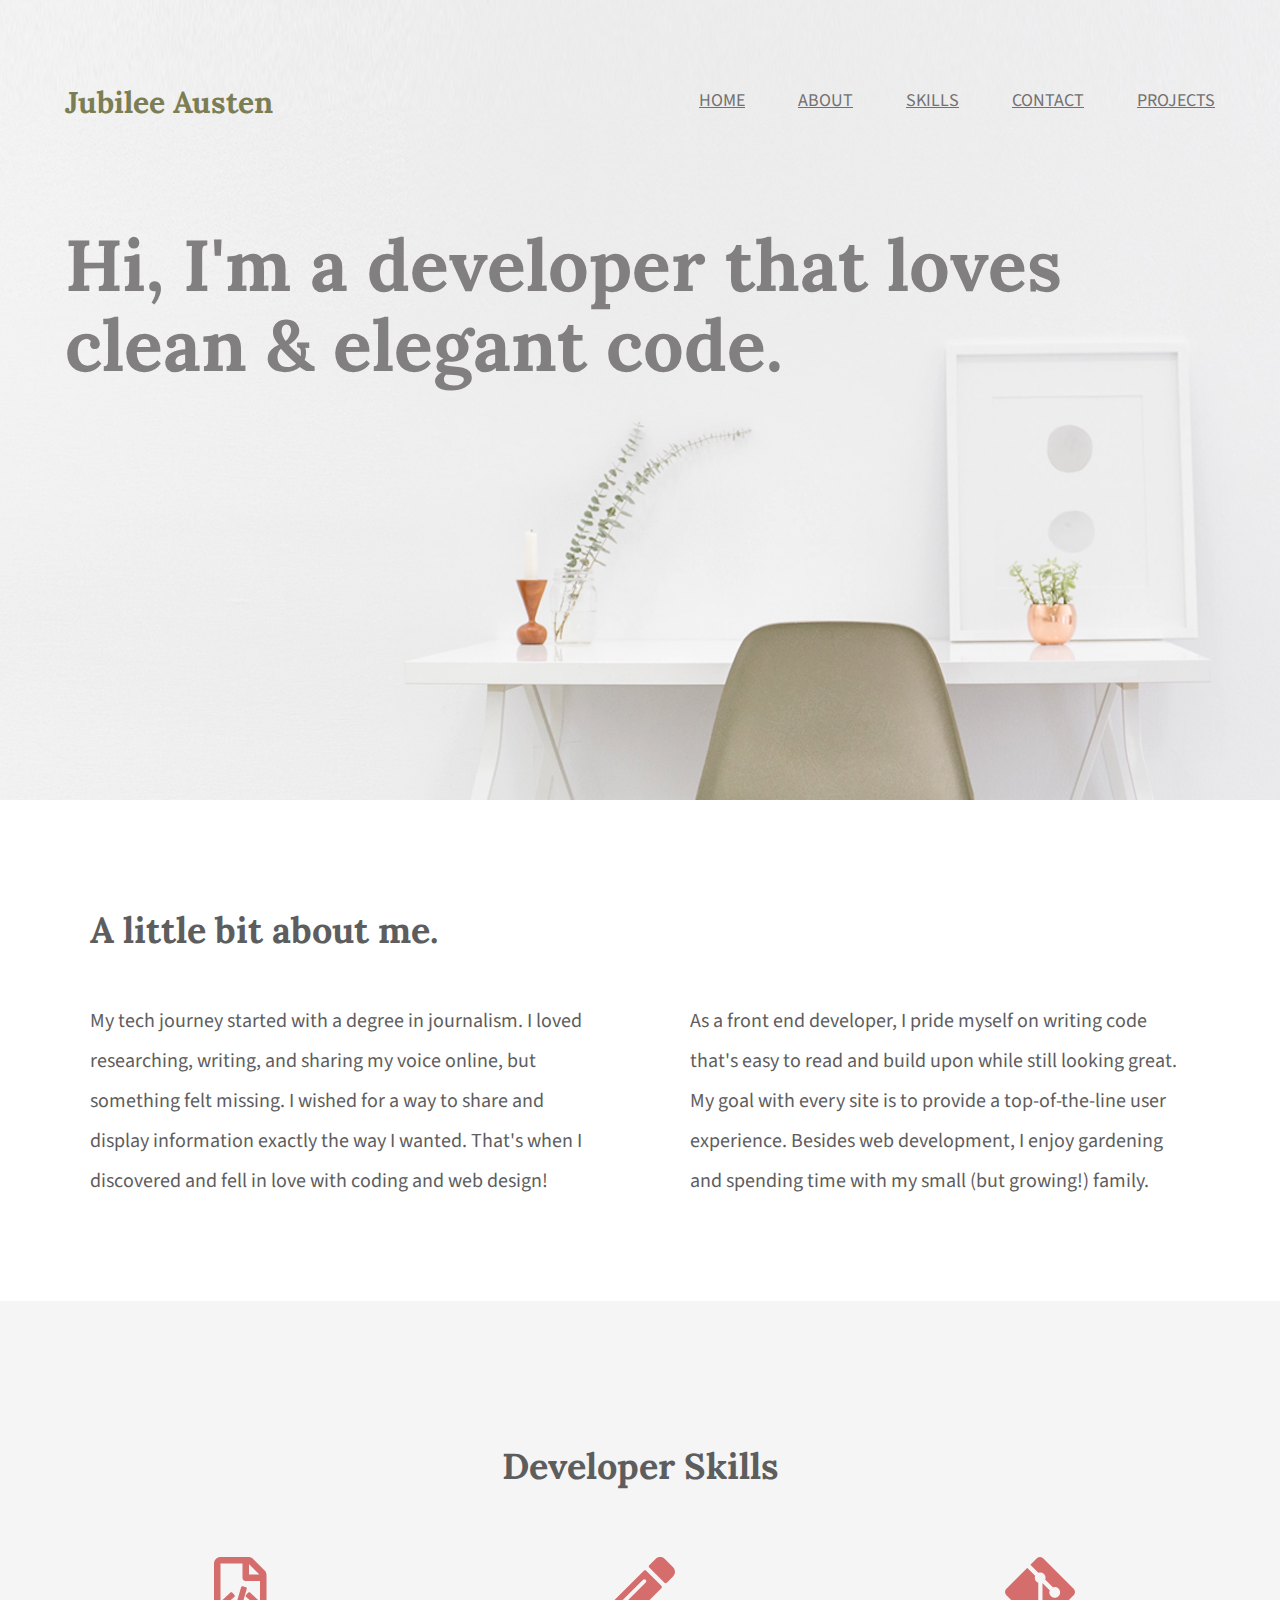
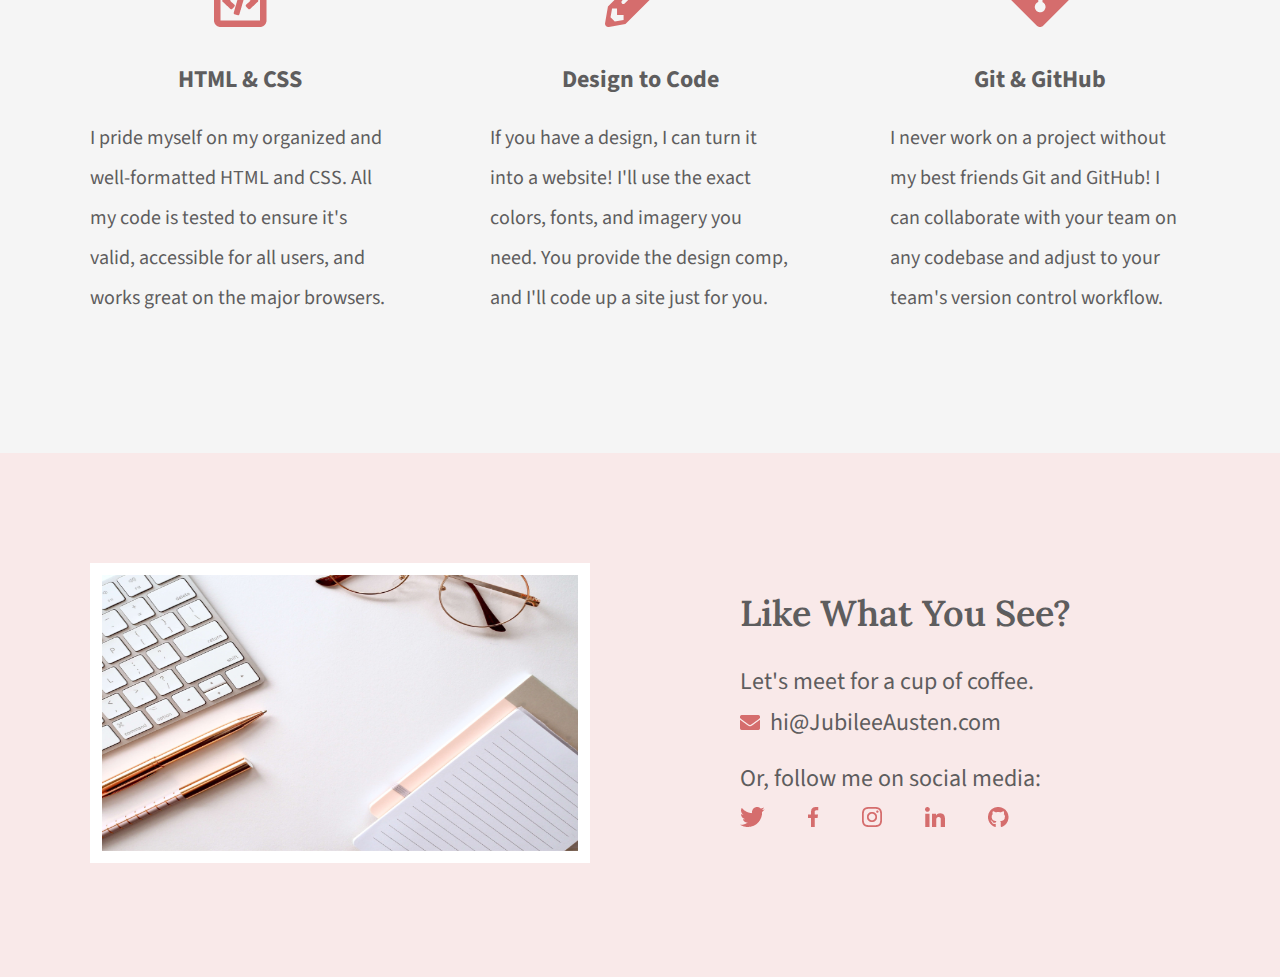
<file: index.html>
<!DOCTYPE html>
<html lang="en">

<head>
    <meta charset="UTF-8">
    <title>Jubilee Austen | Portfolio</title>
    <link rel="stylesheet" href="css/normalize.css">
    <link rel="stylesheet" href="css/main.css">
    <link rel="preconnect" href="https://fonts.googleapis.com">
    <link rel="preconnect" href="https://fonts.gstatic.com" crossorigin>
    <link
        href="https://fonts.googleapis.com/css2?family=Lora:wght@400;600;700&family=Source+Sans+Pro:wght@400;600;700&display=swap"
        rel="stylesheet">
</head>

<body>
    <header class="homepage-hero">
        <div class="content-wrapper">
            <h1>Jubilee Austen</h1>
            <nav>
                <ul>
                    <li><a href="#">Home</a></li>
                    <li><a href="#about">About</a></li>
                    <li><a href="#skills">Skills</a></li>
                    <li><a href="#contact">Contact</a></li>
                    <li><a href="projects/index.html">Projects</a></li>
                </ul>
            </nav>
            <h2>Hi, I'm a developer that loves clean & elegant code.</h2>
        </div>
    </header>
    <main>
        <section id="about">
            <div class="content-wrapper">
                <h2>A little bit about me.</h2>
                <p>My tech journey started with a degree in journalism. I loved researching, writing, and sharing my
                    voice online, but something felt missing. I wished for a way to share and display information
                    exactly the way I wanted. That's when I discovered and fell in love with coding and web design!</p>
                <p>As a front end developer, I pride myself on writing code that's easy to read and build upon while
                    still looking great. My goal with every site is to provide a top-of-the-line user experience.
                    Besides web development, I enjoy gardening and spending time with my small (but growing!) family.
                </p>
            </div>
        </section>
        <section id="skills">
            <div class="content-wrapper">
                <h2>Developer Skills</h2>
                <div class="skill-list">
                    <img src="img/html-icon.png" alt="html icon">
                    <h3>HTML & CSS</h3>
                    <p>I pride myself on my organized and well-formatted HTML and CSS. All my code is tested to ensure
                        it's valid, accessible for all users, and works great on the major browsers.</p>
                </div>
                <div class="skill-list">
                    <img src="img/pencil-icon.png" alt="pencil icon">
                    <h3>Design to Code</h3>
                    <p>If you have a design, I can turn it into a website! I'll use the exact colors, fonts, and imagery
                        you need. You provide the design comp, and I'll code up a site just for you.</p>
                </div>
                <div class="skill-list">
                    <img src="img/git-icon.png" alt="GitHub icon">
                    <h3>Git & GitHub</h3>
                    <p>I never work on a project without my best friends Git and GitHub! I can collaborate with your
                        team on any codebase and adjust to your team's version control workflow.</p>
                </div>
            </div>
        </section>
    </main>
    <footer id="contact">
        <div class="content-wrapper">
            <div class="contact-image">
                <img src="img/jess-bailey-q10VITrVYUM-unsplash.png"
                    alt="glasses, notebook, pencils and a keyboard on a work desk" id="contact-picture">
            </div>
            <div class="contact-info">
                <h2>Like What You See?</h2>
                <h3 id="email-header">Let's meet for a cup of coffee.</h3>
                <a href="mailto:hi@jubileeausten.com"><img src="img/envelope.png" alt="envelope icon"
                        id="envelope">hi@JubileeAusten.com</a>
                <h3 id="socialmedia-header">Or, follow me on social media:</h3>
                <ul>
                    <li><a href="https://twitter.com/home" target="_blank"><img src="img/twitter.png"
                                alt="Twitter icon"></a></li>
                    <li><a href="https://facebook.com" target="_blank"><img src="img/facebook.png"
                                alt="Facebook icon"></a></li>
                    <li><a href="https://instagram.com" target="_blank"><img src="img/instagram.png"
                                alt="Instagram icon"></a></li>
                    <li><a href="https://linkedin.com" target="_blank"><img src="img/linkedin.png"
                                alt="Linkedin icon"></a></li>
                    <li><a href="https://github.com" target="_blank"><img src="img/github.png" alt="GitHub icon"></a>
                    </li>
                </ul>
            </div>
        </div>
    </footer>
</body>

</html>
</file>
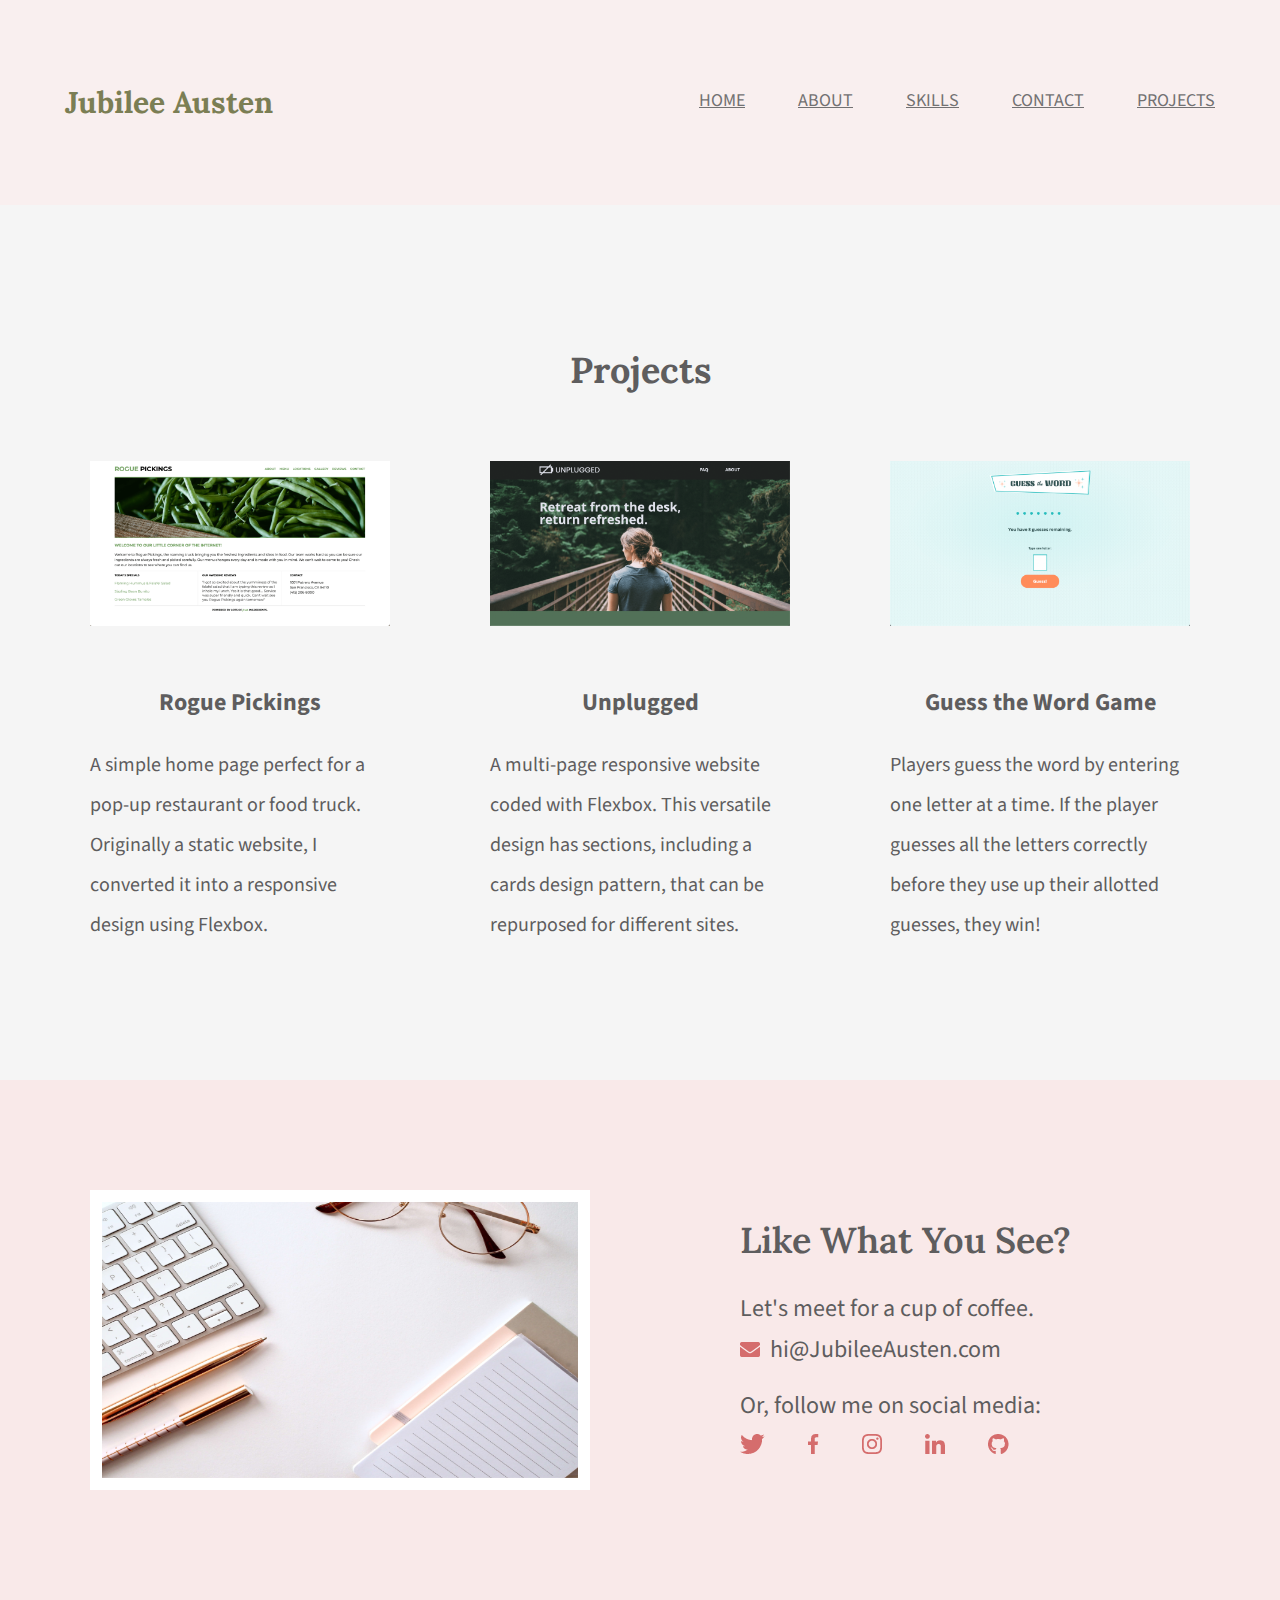
<file: projects/index.html>
<!DOCTYPE html>
<html lang="en">

<head>
    <meta charset="UTF-8">
    <title>Projects | Jubilee Austen</title>
    <link rel="stylesheet" href="../css/normalize.css">
    <link rel="stylesheet" href="../css/main.css">
    <link rel="preconnect" href="https://fonts.googleapis.com">
    <link rel="preconnect" href="https://fonts.gstatic.com" crossorigin>
    <link
        href="https://fonts.googleapis.com/css2?family=Lora:wght@400;600;700&family=Source+Sans+Pro:wght@400;600;700&display=swap"
        rel="stylesheet">
</head>

<body>
    <header class="projects-page">
        <div class="content-wrapper">
            <h1>Jubilee Austen</h1>
            <nav>
                <ul>
                    <li><a href="../index.html">Home</a></li>
                    <li><a href="../index.html#about">About</a></li>
                    <li><a href="../index.html#skills">Skills</a></li>
                    <li><a href="../index.html#contact">Contact</a></li>
                    <li><a href="#">Projects</a></li>
                </ul>
            </nav>
        </div>
    </header>
    <main>
        <section id="projects">
            <div class="content-wrapper">
                <h2>Projects</h2>
                <div class="project-page">
                    <a href="https://skillcrush.github.io/206-rogue_pickings/" target="_blank"><img
                            src="../img/rogue-pickings.png" alt="Rogue Pickings 
                        Site"></a>
                    <h3>Rogue Pickings</h3>
                    <p>A simple home page perfect for a pop-up restaurant or food truck. Originally a static website, I
                        converted it into a responsive design using Flexbox.</p>
                </div>
                <div class="project-page">
                    <a href="https://skillcrush.github.io/206-unplugged_retreat/" target="_blank"><img
                            src="../img/unplugged.png" alt="Unplugged Site"></a>
                    <h3>Unplugged</h3> 
                    <p>A multi-page responsive website coded with Flexbox. This versatile design has sections, including
                        a cards design pattern, that can be repurposed for different sites.</p>
                </div>
                <div class="project-page">
                    <a href="https://skillcrush.github.io/guess-the-word/" target="_blank"><img
                            src="../img/guess-the-word-game.png" alt="Guess the Word Game"></a>
                    <h3>Guess the Word Game</h3>
                    <p>Players guess the word by entering one letter at a time. If the player guesses all the letters
                        correctly before they use up their allotted guesses, they win!</p>
                </div>
            </div>
        </section>
    </main>
    <footer id="contact">
        <div class="content-wrapper">
            <div class="contact-image">
                <img src="../img/jess-bailey-q10VITrVYUM-unsplash.png"
                    alt="glasses, notebook, pencils and a keyboard on a work desk" id="contact-picture">
            </div>
            <div class="contact-info">
                <h2>Like What You See?</h2>
                <h3 id="email-header">Let's meet for a cup of coffee.</h3>
                <a href="mailto:me@jubileeausten.com"><img src="../img/envelope.png" alt="envelope icon"
                        id="envelope">hi@JubileeAusten.com</a>
                <h3 id="socialmedia-header">Or, follow me on social media:</h3>
                <ul>
                    <li><a href="https://twitter.com/home" target="_blank"><img src="../img/twitter.png"
                                alt="Twitter icon"></a></li>
                    <li><a href="https://facebook.com" target="_blank"><img src="../img/facebook.png"
                                alt="Facebook icon"></a></li>
                    <li><a href="https://instagram.com" target="_blank"><img src="../img/instagram.png"
                                alt="Instagram icon"></a></li>
                    <li><a href="https://linkedin.com" target="_blank"><img src="../img/linkedin.png"
                                alt="Linkedin icon"></a></li>
                    <li><a href="https://github.com" target="_blank"><img src="../img/github.png" alt="GitHub icon"></a>
                    </li>
                </ul>
            </div>
        </div>
    </footer>
</body>

</html>
</file>
<file: css/main.css>
/****** Global Styles ******/
body {
    font-family: 'Source Sans Pro', sans-serif;
    color: #5e5d5e;
}

.content-wrapper {
    width: 1200px;
    margin: 0 auto;
    overflow: auto;
}

/****** Header Styles ******/
.homepage-hero {
    background: url('../img/full-background.png'), #f9efef;
    background-size: cover;
    background-position: center;
    height: 800px;
}

header h1 {
    float: left;
    width: 300px;
    font-family: 'Lora', serif;
    font-size: 30px;
    color: #7b7e54;
    padding: 65px 0 65px 25px;
}

header nav {
    width: 800px;
    float: right;
    text-align: right;
    padding: 75px 25px 75px 0;
}

nav ul li {
    display: inline-block;
}

nav ul li a {
    text-transform: uppercase;
    font-size: 18px;
    color: #727172;
    padding-left: 50px;
}

header h2 {
    width: 1000px;
    clear: both;
    font-family: 'Lora', serif;
    font-size: 72px;
    line-height: 80px;
    color: #817f80;
    padding: 20px 0 20px 25px;
}

/****** About Styles ******/
#about .content-wrapper {
    padding: 80px 0;
}

#about h2 {
    font-family: 'Lora', serif;
    font-size: 36px;
    padding-left: 50px;
}

#about p {
    float: left;
    width: 500px;
    font-size: 20px;
    line-height: 40px;
    padding: 0 50px;
}

/****** Skill Styles ******/
#skills {
    background: #F5F5F5;
    text-align: center;
}

#skills .content-wrapper {
    padding: 115px 0;
}

#skills .skill-list {
    float: left;
    width: 300px;
    padding: 0 50px;
}

#skills h2 {
    font-family: 'Lora', serif;
    font-size: 36px;
    padding-bottom: 40px;
}

#skills h3 {
    font-size: 24px;
    line-height: 36px;
    margin: 30px 0 20px 0;
}

#skills p {
    font-size: 20px;
    line-height: 40px;
    text-align: left;
}

/****** Contact Styles ******/
#contact {
    background: #F9E9E9;
}

#contact .content-wrapper {
    padding: 110px 0;
}

#contact .contact-image {
    float: left;
    width: 600px;
}

#contact #contact-picture {
    width: 500px;
    height: 300px;
    border: 12px solid #ffffff;
    margin: 0 50px;
    box-sizing: border-box;
}

#contact .contact-info {
    float: left;
    width: 600px;
    padding-left: 100px;
    box-sizing: border-box;
}

#contact h2 {
    font-family: "Lora", serif;
    font-weight: 600;
    font-size: 36px;
    margin: 30px 0;
}

#contact h3 {
    font-size: 24px;
    font-weight: 400;
    line-height: 36px;
}

#contact #email-header {
    margin-bottom: 5px;
}

#contact #socialmedia-header {
    margin: 20px 0 5px 0;
}

#contact #envelope {
    padding-right: 10px;
}

#contact a {
    text-decoration: none;
    color: #5e5d5e;
    font-size: 24px;
    line-height: 36px;
}

#contact ul {
    margin-top: 0;
    padding-left: 0;
}

#contact ul li {
    display: inline-block;
}

#contact ul img {
    padding-right: 40px;
}

/****** Projects Page Styles ******/
/****** Projects Page Header Styles ******/
.projects-page {
    background:#f9efef;
}

/****** Projects Page Projects Styles ******/
#projects {
    background: #F5F5F5;
    text-align: center;
}

#projects .content-wrapper {
    padding: 115px 0;
}

#projects .project-page {
    float: left;
    width: 300px;
    padding: 0 50px;
}

#projects h2 {
    font-family: 'Lora', serif;
    font-size: 36px;
    padding-bottom: 40px;
}

#projects img {
    width: 300px;
    padding-bottom: 30px;
}

#projects h3 {
    font-size: 24px;
    line-height: 36px;
}

#projects p {
    font-size: 20px;
    line-height: 40px;
    text-align: left;
}
</file>
